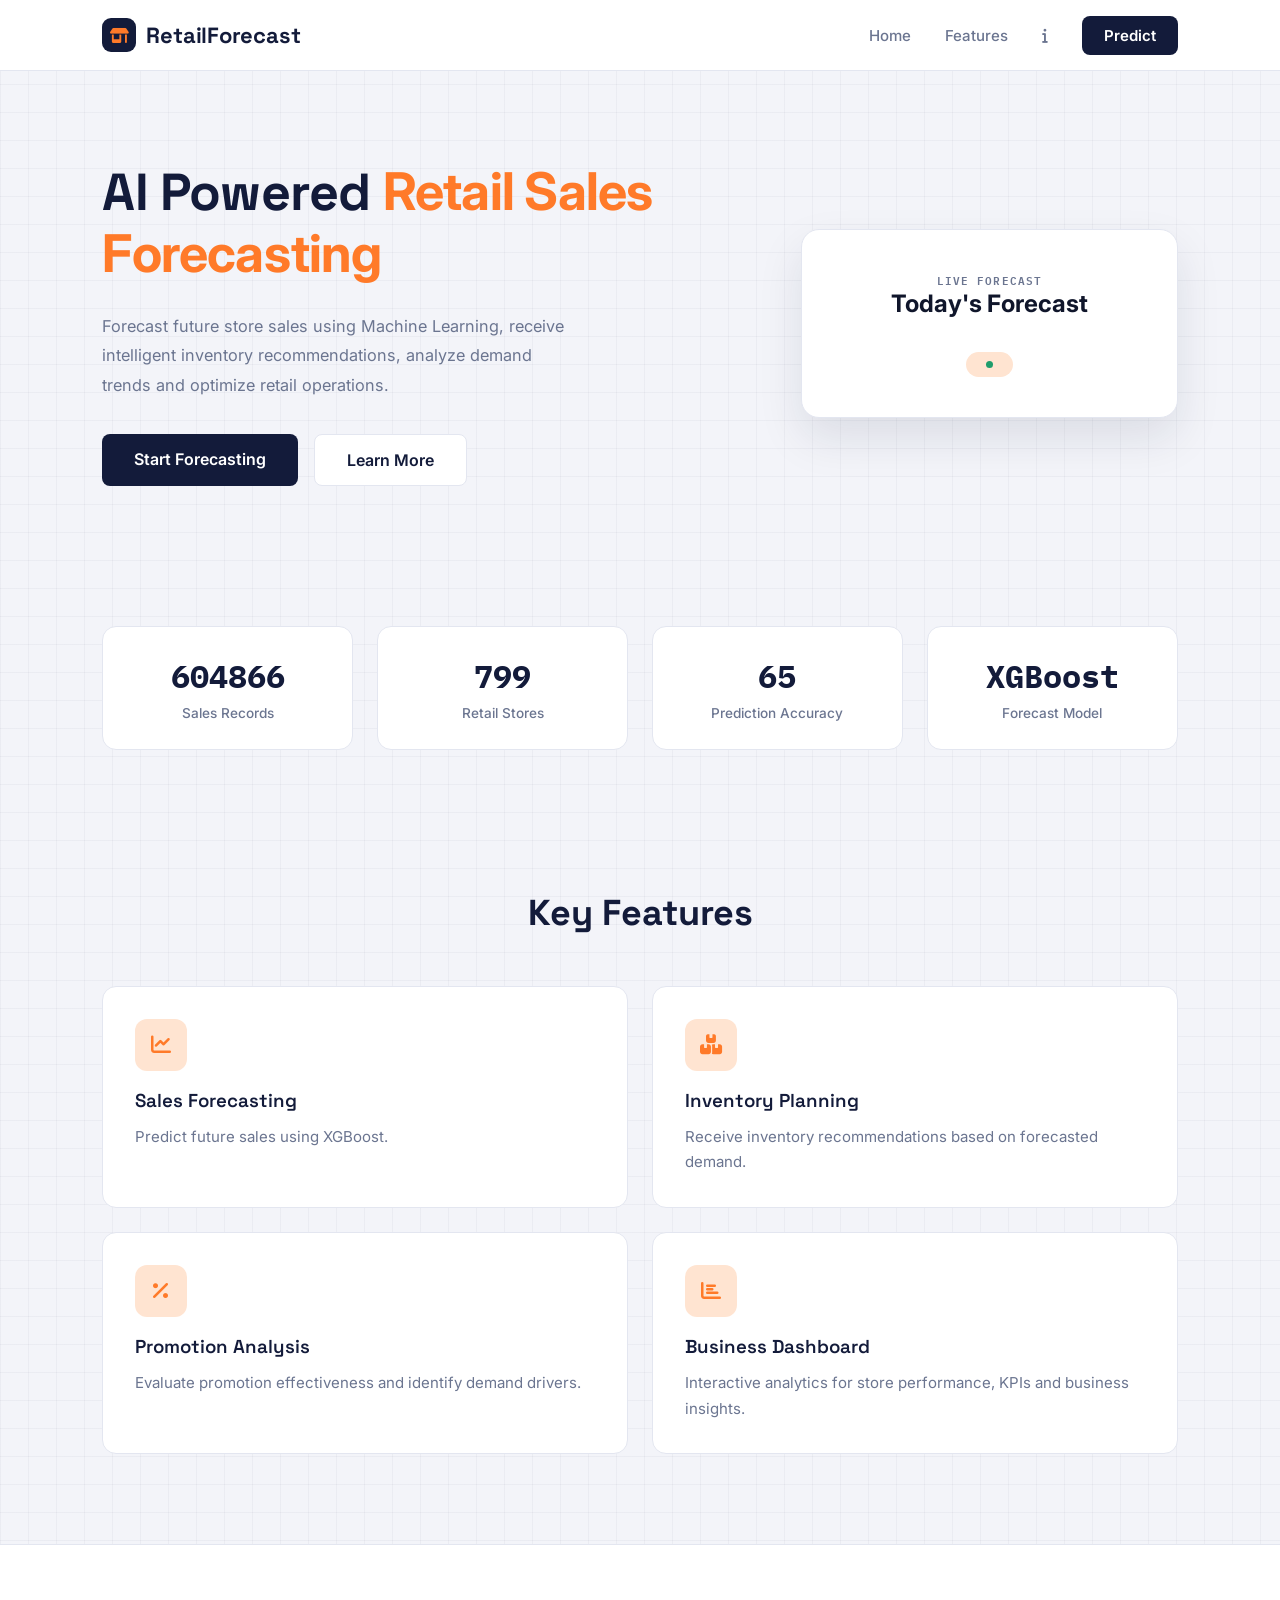
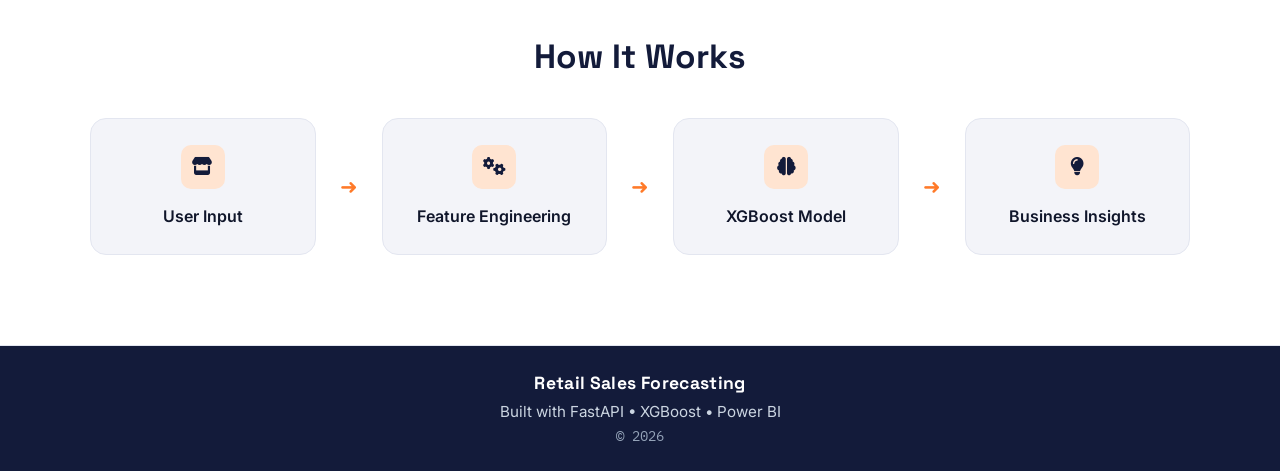
<file: frontend/index.html>
<!DOCTYPE html>
<html lang="en">

<head>
    <meta charset="UTF-8">
    <meta name="viewport" content="width=device-width, initial-scale=1.0">
    <title>Retail Sales Forecasting</title>

    <link rel="stylesheet" href="css/style.css">
    <link rel="stylesheet" href="https://cdnjs.cloudflare.com/ajax/libs/font-awesome/6.6.0/css/all.min.css">
    <link rel="preconnect" href="https://fonts.googleapis.com">
    <link href="https://fonts.googleapis.com/css2?family=Poppins:wght@300;400;500;600;700&display=swap"
        rel="stylesheet">
</head>

<body>

    <header>

        <div class="logo">
            <i class="fa-solid fa-shop"></i>
            RetailForecast
        </div>

        <nav>
            <a href="#">Home</a>
            <a href="#features">Features</a>
            <a href="#" id="infoToggle"><i class="fa-solid fa-info"></i></a>
            <a href="forecast.html" class="btn-nav">Predict</a>
        </nav>

    </header>

    <section class="hero">

        <div class="hero-left">

            <h1>
                AI Powered <span>Retail Sales Forecasting</span>
            </h1>

            <p>

                Forecast future store sales using Machine Learning,
                receive intelligent inventory recommendations,
                analyze demand trends and optimize retail operations.

            </p>

            <div class="buttons">

                <a href="forecast.html" class="primary-btn">
                    Start Forecasting
                </a>

                <a href="#features" class="secondary-btn">
                    Learn More
                </a>

            </div>

        </div>

        <div class="hero-right">

            <div class="card">

                <h2>Today's Forecast</h2>

                <h1 id="forecast"></h1>

                <p id="demand"></p>

                <div class="badge" id="change"></div>

            </div>

        </div>

    </section>


    <section class="stats">

        <div class="stat-card">
            <h2 class="counter" data-target="844000">
                0
            </h2>
            <p>Sales Records</p>
        </div>

        <div class="stat-card">
            <h2 class="counter" data-target="1115">0</h2>
            <p>Retail Stores</p>
        </div>

        <div class="stat-card">
            <h2 class="counter" data-target="92">0</h2>
            <p>Prediction Accuracy</p>
        </div>

        <div class="stat-card">
            <h2>XGBoost</h2>
            <p>Forecast Model</p>
        </div>

    </section>


    <section id="features">

        <h2>Key Features</h2>

        <div class="feature-grid">

            <div class="feature">

                <i class="fa-solid fa-chart-line"></i>

                <h3>Sales Forecasting</h3>

                <p>Predict future sales using XGBoost.</p>

            </div>

            <div class="feature">

                <i class="fa-solid fa-boxes-stacked"></i>

                <h3>Inventory Planning</h3>

                <p>
                    Receive inventory recommendations
                    based on forecasted demand.
                </p>

            </div>

            <div class="feature">

                <i class="fa-solid fa-percent"></i>

                <h3>Promotion Analysis</h3>

                <p>
                    Evaluate promotion effectiveness
                    and identify demand drivers.
                </p>

            </div>

            <div class="feature">

                <i class="fa-solid fa-chart-bar"></i>

                <h3>Business Dashboard</h3>

                <p>
                    Interactive analytics for store performance,
                    KPIs and business insights.
                </p>

            </div>

        </div>

    </section>

    <section id="workflow">

        <h2>How It Works</h2>

        <div class="flow">

            <div class="step">

                <i class="fa-solid fa-store"></i>

                <h3>User Input</h3>

            </div>

            <div class="arrow">➜</div>

            <div class="step">

                <i class="fa-solid fa-gears"></i>

                <h3>Feature Engineering</h3>

            </div>

            <div class="arrow">➜</div>

            <div class="step">

                <i class="fa-solid fa-brain"></i>

                <h3>XGBoost Model</h3>

            </div>

            <div class="arrow">➜</div>

            <div id="bi" class="step">

                <i class="fa-solid fa-lightbulb"></i>

                <h3>Business Insights</h3>

            </div>

        </div>

    </section>

    <section id="tech" class="hidden">

        <div class="tech-card">

            <button class="tech-close" id="closeTech" aria-label="Close tech card">
                <i class="fa-solid fa-xmark"></i>
            </button>

            <h2>Technology Stack</h2>

            <div class="tech-stack">

                <span>Python</span>

                <span>FastAPI</span>

                <span>XGBoost</span>

                <span>Pandas</span>

                <span>Power BI</span>

                <span>HTML</span>

                <span>CSS</span>

                <span>JavaScript</span>

            </div>

    </section>

    <footer>
        <div class="footer-container">
            <h3 style="margin:0;font-size:1.1rem;letter-spacing:0.02em;">Retail Sales Forecasting</h3>
            <p style="margin:8px 0 0;font-size:0.95rem;color:#cbd5e1;">Built with FastAPI • XGBoost • Power BI</p>
            <p style="margin:6px 0 0;font-size:0.85rem;color:#94a3b8;">© 2026</p>
        </div>
    </footer>

    <script src="js/config.js"></script>
    <script src="js/main.js"></script>

</body>

</html>
</file>
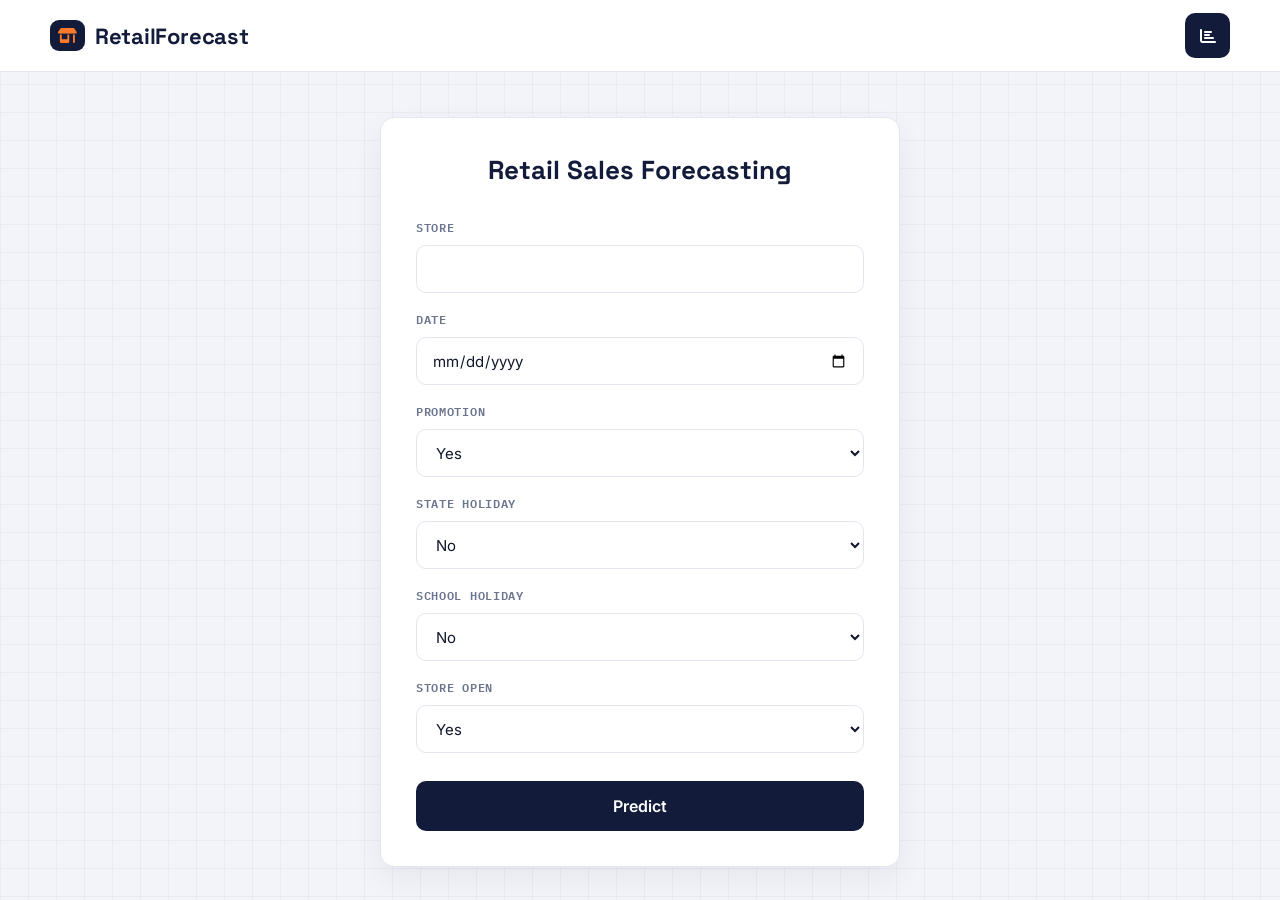
<file: frontend/forecast.html>
<!DOCTYPE html>
<html lang="en">

<head>
    <meta charset="UTF-8">
    <meta name="viewport" content="width=device-width, initial-scale=1.0">
    <title>Retail Demand Forecasting</title>
    <link rel="stylesheet" href="https://cdnjs.cloudflare.com/ajax/libs/font-awesome/6.6.0/css/all.min.css">
    <link rel="stylesheet" href="css/forecast.css">
</head>

<body>

    <header>
        <h1><i class="fa-solid fa-shop"></i>RetailForecast</h1>
        <nav>
            <a href="dashboard.html" class="btn-nav"><i class="fa-solid fa-chart-bar"></i></a>
        </nav>
    </header>

    <div class="mid">
        <div class="container">

            <h1>Retail Sales Forecasting</h1>

            <form id="forecastForm">

                <label>Store</label>
                <input type="number" id="store" required>

                <label>Date</label>
                <input type="date" id="date" required>

                <label>Promotion</label>
                <select id="promo">
                    <option value="true">Yes</option>
                    <option value="false">No</option>
                </select>

                <label>State Holiday</label>
                <select id="stateHoliday">
                    <option value="false">No</option>
                    <option value="true">Yes</option>
                </select>

                <label>School Holiday</label>
                <select id="schoolHoliday">
                    <option value="false">No</option>
                    <option value="true">Yes</option>
                </select>

                <label>Store Open</label>
                <select id="open">
                    <option value="true">Yes</option>
                </select>

                <button type="submit">
                    Predict
                </button>

            </form>
        </div>
        <div id="result"></div>
    </div>
    <script src="js/config.js"></script>
    <script src="js/forecast.js"></script>

</body>

</html>
</file>
<file: frontend/css/style.css>
@import url('https://fonts.googleapis.com/css2?family=Space+Grotesk:wght@500;600;700;800&family=Inter:wght@400;500;600&family=IBM+Plex+Mono:wght@500;600&display=swap');

:root {
    --ink: #10162b;
    --canvas: #f3f4f9;
    --panel: #ffffff;
    --navy: #131b3a;
    --navy-soft: #232b4d;
    --amber: #ff7a29;
    --amber-soft: #ffe4d1;
    --line: #e3e6f0;
    --muted: #6b7590;
    --positive: #1f9d6c;

    --font-display: 'Space Grotesk', sans-serif;
    --font-body: 'Inter', sans-serif;
    --font-mono: 'IBM Plex Mono', monospace;
}

* {
    margin: 0;
    padding: 0;
    box-sizing: border-box;
    font-family: var(--font-body);
}

html {
    scroll-behavior: smooth;
}

body {
    color: var(--ink);
    background-color: var(--canvas);
    background-image:
        linear-gradient(rgba(19, 27, 58, 0.035) 1px, transparent 1px),
        linear-gradient(90deg, rgba(19, 27, 58, 0.035) 1px, transparent 1px);
    background-size: 28px 28px;
}

/* ---------------- Header ---------------- */

header {
    display: flex;
    position: sticky;
    top: 0;
    justify-content: space-between;
    align-items: center;
    padding: 18px 8%;
    background: var(--panel);
    border-bottom: 1px solid var(--line);
    z-index: 100;
}

.logo {
    display: flex;
    align-items: center;
    gap: 10px;
    font-family: var(--font-display);
    font-size: 22px;
    font-weight: 700;
    color: var(--navy);
    letter-spacing: -0.01em;
}

.logo i {
    display: grid;
    place-items: center;
    width: 34px;
    height: 34px;
    border-radius: 9px;
    background: var(--navy);
    color: var(--amber);
    font-size: 15px;
}

nav a {
    margin-left: 30px;
    text-decoration: none;
    color: var(--muted);
    font-weight: 500;
    font-size: 0.94rem;
    transition: color .2s ease;
}

nav a:hover {
    color: var(--navy);
}

.btn-nav {
    background: var(--navy);
    color: #fff !important;
    padding: 10px 22px;
    border-radius: 8px;
    font-weight: 600;
    transition: background .2s ease, transform .2s ease;
}

.btn-nav:hover {
    background: var(--amber);
    transform: translateY(-1px);
}

/* ---------------- Hero ---------------- */

.hero {
    display: flex;
    justify-content: space-between;
    align-items: center;
    padding: 90px 8%;
    gap: 40px;
}

.hero-left {
    width: 55%;
}

.hero-left h1 {
    font-family: var(--font-display);
    font-size: 52px;
    font-weight: 700;
    line-height: 1.2;
    color: var(--navy);
    letter-spacing: -0.015em;
}

.hero-left span {
    color: var(--amber);
}

.hero-left p {
    margin: 26px 0 34px;
    color: var(--muted);
    font-size: 1.02rem;
    line-height: 1.8;
    max-width: 480px;
}

.buttons {
    display: flex;
    gap: 16px;
}

.primary-btn {
    background: var(--navy);
    color: #fff;
    text-decoration: none;
    padding: 15px 32px;
    border-radius: 8px;
    font-weight: 600;
    transition: .25s ease;
}

.primary-btn:hover {
    background: var(--amber);
    transform: translateY(-3px);
    box-shadow: 0 10px 22px rgba(255, 122, 41, 0.28);
}

.secondary-btn {
    border: 1.5px solid var(--line);
    background: var(--panel);
    color: var(--navy);
    text-decoration: none;
    padding: 15px 32px;
    border-radius: 8px;
    font-weight: 600;
    transition: .25s ease;
}

.secondary-btn:hover {
    border-color: var(--navy);
    transform: translateY(-3px);
}

/* ---------------- Hero readout card ---------------- */

.hero-right {
    width: 35%;
}

.card {
    position: relative;
    background: var(--panel);
    padding: 40px;
    border-radius: 18px;
    border: 1px solid var(--line);
    box-shadow: 0 20px 45px rgba(19, 27, 58, 0.1);
    text-align: center;
    overflow: hidden;
    transition: .3s ease;
}

.card::before {
    content: 'LIVE FORECAST';
    display: block;
    font-family: var(--font-mono);
    font-size: 0.68rem;
    font-weight: 600;
    letter-spacing: 0.1em;
    color: var(--muted);
}

.card h1 {
    font-family: var(--font-mono);
    font-size: 44px;
    font-weight: 600;
    color: var(--navy);
    margin: 18px 0;
    font-variant-numeric: tabular-nums;
}

.badge {
    margin-top: 16px;
    display: inline-flex;
    align-items: center;
    gap: 8px;
    background: var(--amber-soft);
    color: #b0480f;
    padding: 9px 20px;
    border-radius: 25px;
    font-weight: 600;
    font-size: 0.9rem;
}

.badge::before {
    content: '';
    width: 7px;
    height: 7px;
    border-radius: 50%;
    background: var(--positive);
}

.card:hover {
    transform: translateY(-8px);
    box-shadow: 0 26px 55px rgba(19, 27, 58, 0.14);
}

/* ---------------- Stats strip ---------------- */

.stats {
    display: grid;
    grid-template-columns: repeat(4, 1fr);
    gap: 24px;
    padding: 50px 8%;
}

.stat-card {
    background: var(--panel);
    text-align: center;
    padding: 28px 20px;
    border-radius: 14px;
    border: 1px solid var(--line);
    transition: .3s ease;
}

.stat-card h2 {
    font-family: var(--font-mono);
    color: var(--navy);
    font-size: 32px;
    font-variant-numeric: tabular-nums;
}

.stat-card p {
    margin-top: 8px;
    color: var(--muted);
    font-size: 0.85rem;
    font-weight: 500;
}

.stat-card:hover {
    transform: translateY(-8px);
    box-shadow: 0 18px 36px rgba(19, 27, 58, 0.1);
}

/* ---------------- Features ---------------- */

#features {
    padding: 90px 8%;
}

#features h2 {
    text-align: center;
    font-family: var(--font-display);
    font-size: 36px;
    font-weight: 700;
    color: var(--navy);
    margin-bottom: 50px;
}

.feature-grid {
    display: grid;
    grid-template-columns: repeat(2, 1fr);
    gap: 24px;
}

.feature {
    background: var(--panel);
    padding: 32px;
    border-radius: 14px;
    border: 1px solid var(--line);
    transition: .3s ease;
}

.feature h3 {
    margin-bottom: 12px;
    font-family: var(--font-display);
    font-weight: 600;
    color: var(--navy);
}

.feature p {
    color: var(--muted);
    line-height: 1.7;
    font-size: 0.94rem;
}

.feature i {
    display: inline-grid;
    place-items: center;
    width: 52px;
    height: 52px;
    font-size: 20px;
    color: var(--amber);
    background: var(--amber-soft);
    border-radius: 12px;
    margin-bottom: 18px;
}

.feature:hover {
    transform: translateY(-8px);
    box-shadow: 0 18px 36px rgba(19, 27, 58, 0.1);
}

.primary-btn,
.secondary-btn,
.btn-nav {
    transition: .25s ease;
}

/* ---------------- Workflow ---------------- */

#workflow {
    padding: 90px 20px;
    background: var(--panel);
    border-top: 1px solid var(--line);
    border-bottom: 1px solid var(--line);
    text-align: center;
}

#workflow h2 {
    font-family: var(--font-display);
    font-size: 2.1rem;
    font-weight: 700;
    margin-bottom: 40px;
    color: var(--navy);
}

#workflow .flow {
    display: flex;
    flex-wrap: wrap;
    justify-content: center;
    align-items: center;
    gap: 18px;
    max-width: 1100px;
    margin: 0 auto;
}

#workflow .step {
    position: relative;
    background: var(--canvas);
    border: 1px solid var(--line);
    border-radius: 16px;
    padding: 26px 22px;
    min-width: 180px;
    flex: 1 1 180px;
    transition: transform 0.25s ease, box-shadow 0.25s ease;
}

#workflow .step:hover {
    transform: translateY(-4px);
    box-shadow: 0 18px 34px rgba(19, 27, 58, 0.1);
    background: var(--panel);
}

#workflow .step i {
    display: inline-grid;
    place-items: center;
    width: 44px;
    height: 44px;
    font-size: 1.15rem;
    color: var(--navy);
    background: var(--amber-soft);
    border-radius: 10px;
    margin-bottom: 16px;
}

#workflow .step h3 {
    font-size: 1rem;
    font-weight: 600;
    color: var(--ink);
    margin: 0;
    line-height: 1.4;
}

#workflow .arrow {
    font-family: var(--font-mono);
    font-size: 1.3rem;
    color: var(--amber);
    margin: 0 6px;
    user-select: none;
}

@media (max-width: 840px) {
    #workflow .flow {
        flex-direction: column;
    }

    #workflow .arrow {
        transform: rotate(90deg);
        margin: 6px 0;
    }
}

/* ---------------- Tech modal ---------------- */

#tech.hidden {
    display: none;
}

#tech {
    position: fixed;
    inset: 0;
    display: flex;
    align-items: center;
    justify-content: center;
    padding: 2rem;
    background: rgba(16, 22, 43, 0.82);
    backdrop-filter: blur(8px);
    z-index: 1000;
}

#tech.visible {
    display: flex;
}

.tech-card {
    width: min(680px, calc(100% - 3rem));
    padding: 2rem;
    border-radius: 1.25rem;
    background: var(--navy);
    color: #e2e8f0;
    box-shadow: 0 24px 62px rgba(15, 23, 42, 0.4);
    position: relative;
    transform: translateY(18px);
    opacity: 0;
    animation: riseUp 0.28s ease forwards;
}

@keyframes riseUp {
    from {
        opacity: 0;
        transform: translateY(24px);
    }

    to {
        opacity: 1;
        transform: translateY(0);
    }
}

.tech-card h2 {
    margin-bottom: 1.5rem;
    font-family: var(--font-display);
    font-size: 1.7rem;
    letter-spacing: 0.01em;
}

.tech-stack {
    display: grid;
    gap: 1rem;
    grid-template-columns: repeat(auto-fit, minmax(140px, 1fr));
}

.tech-stack span {
    display: block;
    font-family: var(--font-mono);
    font-size: 0.85rem;
    background: rgba(255, 255, 255, 0.06);
    color: #f8fafc;
    padding: 1rem 1.1rem;
    border-radius: 0.8rem;
    text-align: center;
    font-weight: 600;
    border: 1px solid rgba(255, 122, 41, 0.2);
    transition: transform 0.2s ease, background 0.2s ease;
}

.tech-stack span:hover {
    transform: translateY(-3px);
    background: rgba(255, 122, 41, 0.14);
    border-color: var(--amber);
}

.tech-close {
    position: absolute;
    top: 1rem;
    right: 1rem;
    width: 2.6rem;
    height: 2.6rem;
    border: none;
    border-radius: 50%;
    background: rgba(255, 255, 255, 0.08);
    color: #f8fafc;
    cursor: pointer;
    display: flex;
    justify-content: center;
    align-items: center;
    transition: background 0.2s ease, transform 0.2s ease;
}

.tech-close:hover {
    background: var(--amber);
    transform: scale(1.05);
}

#infoToggle i {
    transition: transform 0.2s ease;
}

#infoToggle:hover i {
    transform: scale(1.1);
}

@media (max-width: 720px) {
    #tech {
        padding: 60px 16px;
    }

    .tech-stack {
        gap: 10px;
    }

    .tech-stack span {
        min-width: unset;
        padding: 12px 16px;
        font-size: 0.82rem;
    }
}

/* ---------------- Footer ---------------- */

.footer-container {
    display: flex;
    flex-direction: column;
    align-items: center;
    justify-content: center;
    padding: 26px 16px;
    background: var(--navy);
    color: #ffffff;
    text-align: center;
}

.footer-container h3 {
    margin: 0;
    font-family: var(--font-display);
    font-size: 1.1rem;
    letter-spacing: 0.01em;
}

.footer-container p:first-of-type {
    margin: 8px 0 0;
    font-size: 0.95rem;
    color: #cbd5e1;
}

.footer-container p:last-of-type {
    margin: 6px 0 0;
    font-family: var(--font-mono);
    font-size: 0.78rem;
    color: #8891b0;
}

/* ---------------- Responsive ---------------- */

@media (prefers-reduced-motion: reduce) {

    .feature,
    .stat-card,
    .card,
    .primary-btn,
    .secondary-btn,
    .btn-nav,
    #workflow .step {
        transition: none;
    }
}

@media (min-width: 835px) and (max-width: 995px) {
    #workflow #bi {
        background: var(--canvas);
        border-radius: 16px;
        padding: 26px 22px;
        min-width: unset;
        flex: 0 1 180px;
        max-width: 180px;
        box-sizing: border-box;
    }
}

@media(max-width:900px) {
    .hero {
        flex-direction: column;
        text-align: center;
    }

    .hero-left,
    .hero-right {
        width: 100%;
    }

    .hero-left p {
        margin-left: auto;
        margin-right: auto;
    }

    .hero-right {
        margin-top: 50px;
    }

    .stats {
        grid-template-columns: repeat(2, 1fr);
    }

    .feature-grid {
        grid-template-columns: 1fr;
    }

    header {
        flex-direction: column;
        gap: 16px;
    }
}

@media (max-width: 640px) {
    header {
        padding: 16px 14px;
    }

    .logo {
        font-size: 19px;
    }

    nav a {
        margin-left: 16px;
        font-size: 0.9rem;
    }

    .btn-nav {
        padding: 10px 16px;
        width: 100%;
        max-width: 220px;
        text-align: center;
    }

    .hero {
        padding: 50px 5%;
    }

    .hero-left h1 {
        font-size: 34px;
    }

    .hero-left p {
        margin: 22px auto 28px;
        font-size: 0.96rem;
    }

    .buttons {
        flex-direction: column;
        gap: 14px;
        align-items: center;
    }

    .primary-btn,
    .secondary-btn {
        width: 100%;
        max-width: 300px;
        padding: 14px 0;
        text-align: center;
    }

    .hero-right {
        margin-top: 36px;
    }

    .card {
        padding: 28px;
    }

    .stats {
        padding: 28px 5%;
        gap: 16px;
    }

    .stat-card {
        padding: 22px;
    }

    #features {
        padding: 58px 5%;
    }

    #features h2 {
        font-size: 1.7rem;
    }

    .feature {
        padding: 24px;
    }

    #workflow {
        padding: 48px 14px;
    }

    #workflow .step {
        padding: 20px 18px;
    }

    .footer-container {
        padding: 16px 14px;
    }
}

@media(max-width:480px) {
    .stats {
        display: flex;
        flex-direction: column;
    }
}
</file>
<file: frontend/css/forecast.css>
@import url('https://fonts.googleapis.com/css2?family=Space+Grotesk:wght@500;600;700&family=Inter:wght@400;500;600&family=IBM+Plex+Mono:wght@500;600&display=swap');

:root {
    --ink: #10162b;
    --canvas: #f3f4f9;
    --panel: #ffffff;
    --navy: #131b3a;
    --navy-soft: #232b4d;
    --amber: #ff7a29;
    --amber-soft: #ffe4d1;
    --line: #e3e6f0;
    --muted: #6b7590;
    --positive: #1f9d6c;

    --font-display: 'Space Grotesk', sans-serif;
    --font-body: 'Inter', sans-serif;
    --font-mono: 'IBM Plex Mono', monospace;
}

* {
    margin: 0;
    padding: 0;
    box-sizing: border-box;
    font-family: var(--font-body);
}

html {
    scroll-behavior: smooth;
}

body {
    min-height: 100vh;
    color: var(--ink);
    background-color: var(--canvas);
    background-image:
        linear-gradient(rgba(19, 27, 58, 0.035) 1px, transparent 1px),
        linear-gradient(90deg, rgba(19, 27, 58, 0.035) 1px, transparent 1px);
    background-size: 28px 28px;
}

/* ---------------- Header ---------------- */

header {
    width: 100%;
    height: 72px;
    background: var(--panel);
    border-bottom: 1px solid var(--line);
    display: flex;
    justify-content: space-between;
    align-items: center;
    padding: 0 50px;
    position: sticky;
    top: 0;
    z-index: 100;
}

header h1 {
    display: flex;
    align-items: center;
    gap: 10px;
    font-family: var(--font-display);
    font-size: 22px;
    font-weight: 700;
    color: var(--navy);
    letter-spacing: -0.01em;
}

header h1 i {
    display: grid;
    place-items: center;
    padding: 8px;
    border-radius: 9px;
    background: var(--navy);
    color: var(--amber);
    font-size: 15px;
}

.btn-nav {
    width: 45px;
    height: 45px;
    border-radius: 10px;
    display: flex;
    justify-content: center;
    align-items: center;
    text-decoration: none;
    color: #fff;
    background: var(--navy);
    transition: .25s ease;
}

.btn-nav:hover {
    background: var(--amber);
    transform: translateY(-2px);
}

.btn-nav:focus-visible {
    outline: 2px solid var(--amber);
    outline-offset: 2px;
}

/* ---------------- Layout ---------------- */

.mid {
    width: min(1100px, 95%);
    margin: 45px auto;
    display: grid;
    grid-template-columns: 520px;
    justify-content: center;
    align-items: center;
    gap: 35px;
}

.mid.show-result {
    grid-template-columns: repeat(2, minmax(0, 520px));
    justify-content: center;
    gap: 35px;
}

#result {
    display: none;
}

/* ---------------- Form card ---------------- */

.container {
    width: 100%;
    background: var(--panel);
    border-radius: 14px;
    padding: 35px;
    border: 1px solid var(--line);
    box-shadow: 0 12px 30px rgba(19, 27, 58, 0.06);
    transition: .35s ease;
}

.container h1 {
    text-align: center;
    font-family: var(--font-display);
    color: var(--navy);
    font-size: 26px;
    margin-bottom: 30px;
    font-weight: 700;
}

form {
    display: flex;
    flex-direction: column;
    gap: 16px;
}

label {
    font-family: var(--font-mono);
    font-size: 0.72rem;
    font-weight: 600;
    letter-spacing: 0.06em;
    text-transform: uppercase;
    color: var(--muted);
    margin-bottom: -8px;
}

input,
select {
    width: 100%;
    height: 48px;
    padding: 0 15px;
    border: 1px solid var(--line);
    border-radius: 10px;
    background: var(--panel);
    color: var(--ink);
    font-size: 15px;
    transition: .2s ease;
    outline: none;
}

input::placeholder {
    color: #9ca3af;
}

input:hover,
select:hover {
    border-color: var(--navy);
}

input:focus,
select:focus {
    border-color: var(--amber);
    box-shadow: 0 0 0 4px var(--amber-soft);
}

input[type="date"],
select {
    cursor: pointer;
}

select option {
    color: var(--ink);
}

button {
    margin-top: 12px;
    height: 50px;
    border: none;
    border-radius: 10px;
    background: var(--navy);
    color: #ffffff;
    font-family: var(--font-body);
    font-size: 16px;
    font-weight: 600;
    cursor: pointer;
    transition: .2s ease;
}

button:hover {
    background: var(--amber);
    transform: translateY(-2px);
    box-shadow: 0 10px 22px rgba(255, 122, 41, 0.28);
}

button:active {
    transform: scale(.98);
}

button:disabled {
    background: #a7add0;
    cursor: not-allowed;
    transform: none;
    box-shadow: none;
}

button:focus-visible {
    outline: 2px solid var(--amber);
    outline-offset: 2px;
}

/* ---------------- Result panel ---------------- */

#result {
    width: 100%;
    opacity: 0;
    transition: .35s ease;
}

.mid.show-result #result {
    display: block;
    opacity: 1;
}

.container,
#result {
    width: 100%;
}

.prediction-container {
    background: var(--panel);
    border: 1px solid var(--line);
    border-radius: 14px;
    padding: 28px;
    box-shadow: 0 12px 30px rgba(19, 27, 58, 0.06);
    animation: slideIn .35s ease;
}

@keyframes slideIn {
    from {
        opacity: 0;
        transform: translateX(25px);
    }

    to {
        opacity: 1;
        transform: translateX(0);
    }
}

.prediction-container h2 {
    display: flex;
    align-items: center;
    justify-content: center;
    gap: 10px;
    text-align: center;
    font-family: var(--font-display);
    color: var(--navy);
    font-size: 22px;
    margin-bottom: 25px;
    padding-bottom: 15px;
    border-bottom: 1px dashed var(--line);
}

.metric {
    background: var(--canvas);
    border: 1px solid var(--line);
    border-left: 4px solid var(--navy);
    border-radius: 10px;
    padding: 15px 16px;
    margin-bottom: 12px;
    transition: .2s ease;
}

.metric:hover {
    transform: translateY(-3px);
    box-shadow: 0 10px 22px rgba(19, 27, 58, 0.08);
}

.metric span {
    display: block;
    font-family: var(--font-mono);
    font-size: 0.7rem;
    font-weight: 600;
    color: var(--muted);
    margin-bottom: 8px;
    text-transform: uppercase;
    letter-spacing: .06em;
}

.metric strong {
    display: block;
    font-family: var(--font-mono);
    color: var(--ink);
    font-size: 16px;
    line-height: 1.5;
    word-break: break-word;
}

/* Status accents kept distinct on purpose — each metric needs to
   be scannable at a glance, so these stay separate from the
   navy/amber brand pair rather than folding into it. */
.metric.sales {
    border-left-color: #2563eb;
}

.metric.demand {
    border-left-color: var(--positive);
}

.metric.change {
    border-left-color: var(--amber);
}

.metric.inventory {
    border-left-color: #7c3aed;
}

.metric.staff {
    border-left-color: #0ea5e9;
}

.metric.promotion {
    border-left-color: #dc2626;
}

/* ---------------- Responsive ---------------- */

@media (prefers-reduced-motion: reduce) {
    .container, button, .btn-nav, .metric {
        transition: none;
    }
}

@media (max-width:1050px) {
    header {
        padding: 0 25px;
    }

    header h1 {
        font-size: 20px;
    }

    .mid {
        width: 94%;
        gap: 25px;
    }

    .container {
        padding: 28px;
    }

    .container,
    #result {
        max-width: 450px;
    }
}

@media (max-width:768px) {
    header {
        height: 65px;
        padding: 0 18px;
    }

    header h1 {
        font-size: 18px;
    }

    .btn-nav {
        width: 42px;
        height: 42px;
    }

    .mid,
    .mid.show-result {
        display: flex;
        flex-direction: column;
        align-items: center;
        justify-content: flex-start;
        margin: 25px auto;
        gap: 20px;
    }

    .container {
        width: 100%;
        max-width: 100%;
        padding: 22px;
    }

    #result {
        width: 100%;
        max-width: 100%;
    }

    .prediction-container {
        width: 100%;
        padding: 22px;
    }

    .container h1 {
        font-size: 22px;
    }

    .prediction-container h2 {
        font-size: 20px;
    }
}

@media (max-width:480px) {
    header {
        padding: 0 14px;
    }

    header h1 {
        font-size: 16px;
        gap: 8px;
    }

    .btn-nav {
        width: 38px;
        height: 38px;
        font-size: 15px;
    }

    .container {
        padding: 18px;
        border-radius: 12px;
    }

    .prediction-container {
        padding: 18px;
        border-radius: 12px;
    }

    input,
    select {
        height: 45px;
        font-size: 14px;
    }

    button {
        height: 46px;
        font-size: 15px;
    }

    .metric {
        padding: 14px;
        margin-bottom: 12px;
    }

    .metric span {
        font-size: 0.65rem;
    }

    .metric strong {
        font-size: 14px;
    }
}

::-webkit-scrollbar {
    width: 8px;
}

::-webkit-scrollbar-thumb {
    background: #b8c1cc;
    border-radius: 50px;
}

::-webkit-scrollbar-thumb:hover {
    background: #8d99a8;
}
</file>
